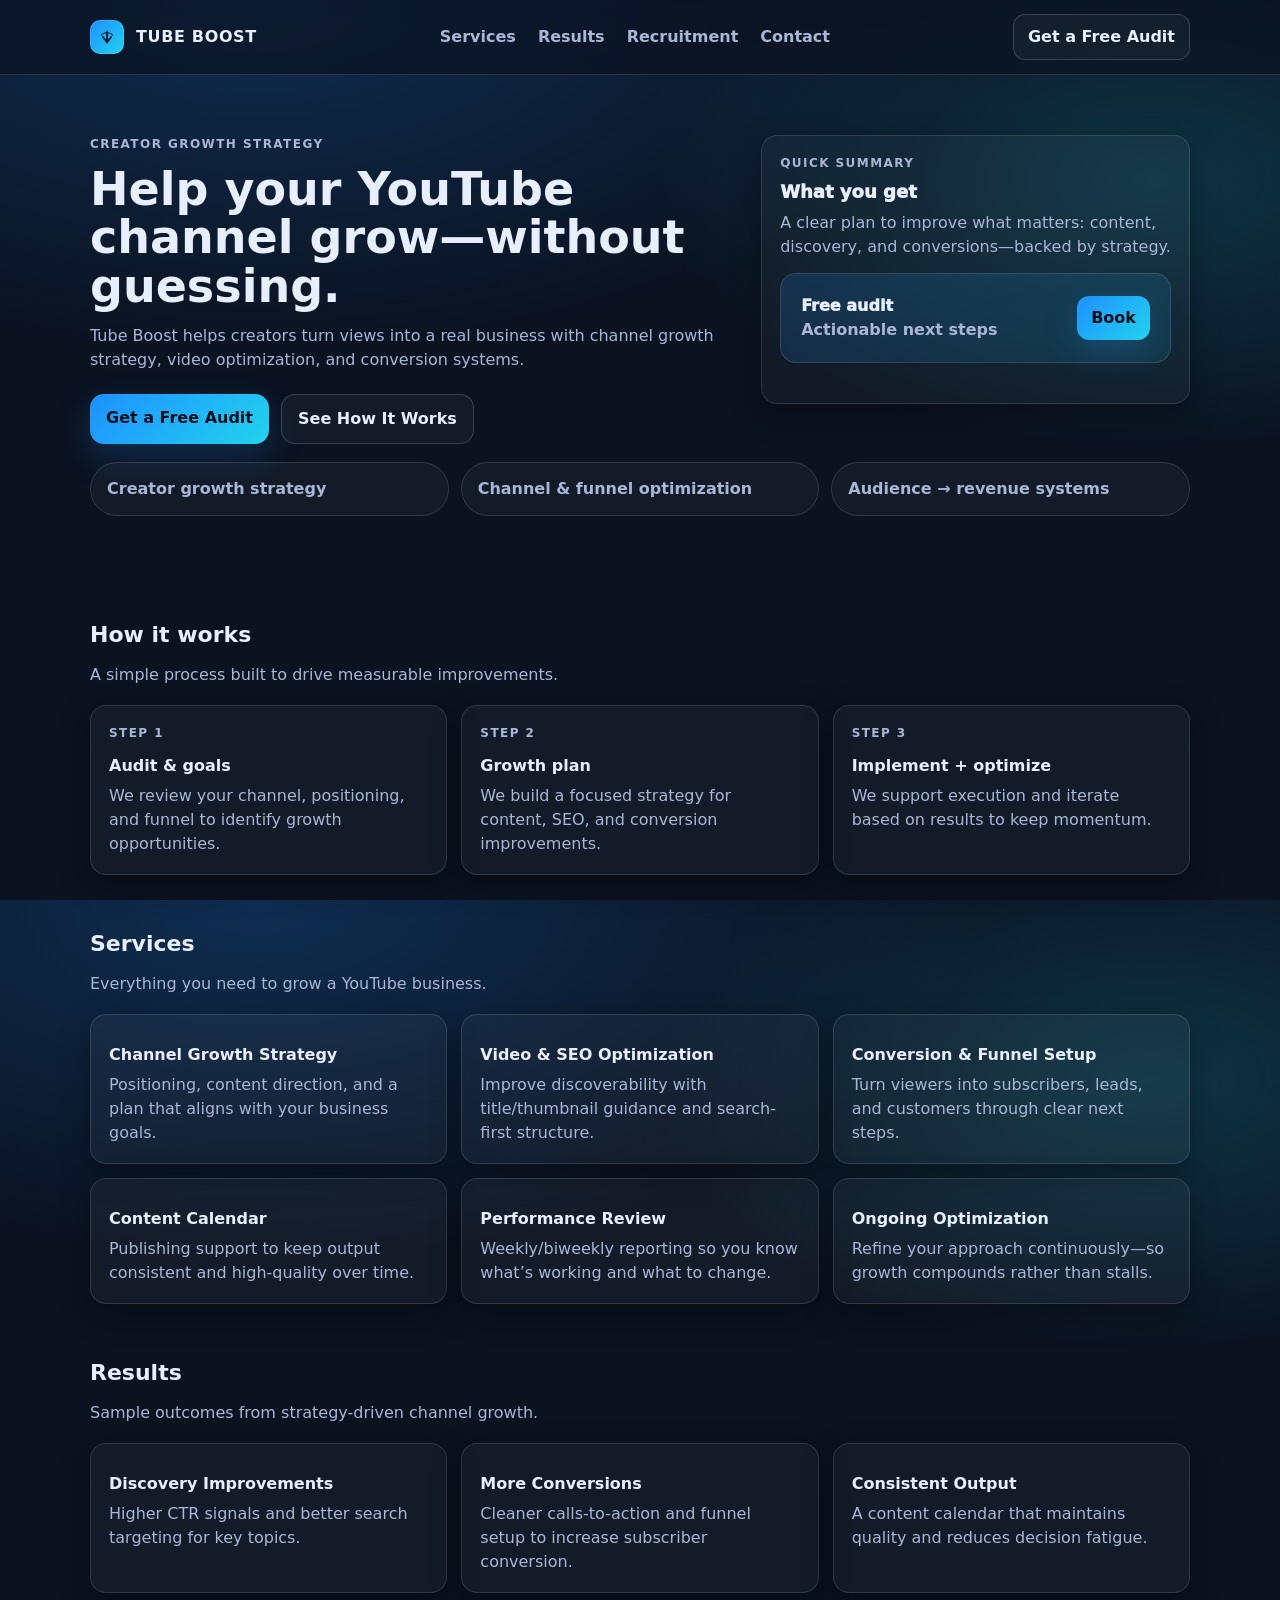
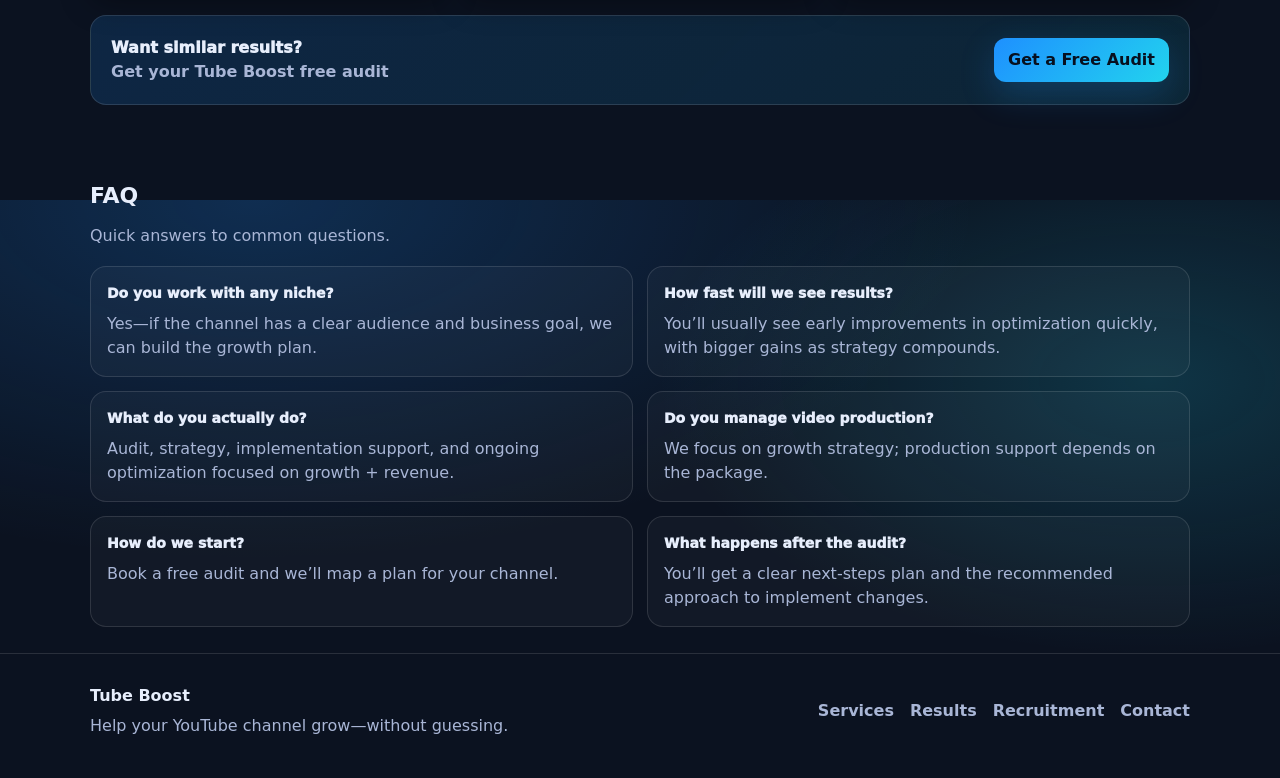
<file: index.html>
<!doctype html>
<html lang="en">
<head>
  <meta charset="utf-8"/>
  <meta name="viewport" content="width=device-width, initial-scale=1"/>
  <title>Tube Boost — YouTube Growth Agency</title>
  <link rel="stylesheet" href="styles.css"/>
</head>
<body>
<header>
  <div class="container">
    <div class="nav">
      <a class="brand" href="index.html" aria-label="Tube Boost home">
        <span class="logoMark" aria-hidden="true">
          <svg width="18" height="18" viewBox="0 0 24 24" fill="none">
            <path d="M12 5v14" stroke="#07101f" stroke-width="2.4" stroke-linecap="round"/>
            <path d="M6.5 12l5.5 7 5.5-7" stroke="#07101f" stroke-width="2.4" stroke-linecap="round" stroke-linejoin="round"/>
            <path d="M4.5 9.3C7.3 7 10.2 6 12 6s4.7 1 7.5 3.3" stroke="#07101f" stroke-width="1.8" stroke-linecap="round" opacity=".7"/>
          </svg>
        </span>
        <span>TUBE BOOST</span>
      </a>

      <nav class="navLinks" aria-label="Primary navigation">
        <a href="services.html">Services</a>
        <a href="results.html">Results</a>
        <a href="recruitment.html">Recruitment</a>
        <a href="contact.html">Contact</a>
      </nav>

      <a class="navCta" href="contact.html">Get a Free Audit</a>
    </div>
  </div>
</header>

<main>
  <section class="hero">
    <div class="container">
      <div class="heroGrid">
        <div>
          <div class="kicker">Creator Growth Strategy</div>
          <h1 class="h1">Help your YouTube channel grow—without guessing.</h1>
          <p class="lead">
            Tube Boost helps creators turn views into a real business with channel growth strategy,
            video optimization, and conversion systems.
          </p>
          <div class="btnRow">
            <a class="btnPrimary" href="contact.html">Get a Free Audit</a>
            <a class="btnGhost" href="#how-it-works">See How It Works</a>
          </div>
        </div>

        <div class="card" style="background:rgba(255,255,255,.03);">
          <div class="kicker" style="margin-bottom:6px;">Quick Summary</div>
          <h3 style="margin:0 0 6px; font-size:18px; font-weight:950;">What you get</h3>
          <p style="margin:0; color:var(--muted);">
            A clear plan to improve what matters: content, discovery, and conversions—backed by strategy.
          </p>
          <div class="splitBanner" style="margin-top:14px;">
            <div class="splitRow">
              <div>
                <strong>Free audit</strong><br/>
                <span style="color:var(--muted); font-weight:700;">Actionable next steps</span>
              </div>
              <a class="btnPrimary" href="contact.html">Book</a>
            </div>
          </div>
        </div>
      </div>

      <div class="trust" aria-label="Key focus areas">
        <div class="pill">Creator growth strategy</div>
        <div class="pill">Channel & funnel optimization</div>
        <div class="pill">Audience → revenue systems</div>
      </div>
    </div>
  </section>

  <section id="how-it-works" class="section">
    <div class="container">
      <h2 class="sectionTitle">How it works</h2>
      <p class="sectionSub">A simple process built to drive measurable improvements.</p>

      <div class="grid3">
        <div class="card">
          <div class="kicker">Step 1</div>
          <h3>Audit & goals</h3>
          <p>We review your channel, positioning, and funnel to identify growth opportunities.</p>
        </div>
        <div class="card">
          <div class="kicker">Step 2</div>
          <h3>Growth plan</h3>
          <p>We build a focused strategy for content, SEO, and conversion improvements.</p>
        </div>
        <div class="card">
          <div class="kicker">Step 3</div>
          <h3>Implement + optimize</h3>
          <p>We support execution and iterate based on results to keep momentum.</p>
        </div>
      </div>
    </div>
  </section>

  <section class="section">
    <div class="container">
      <h2 class="sectionTitle">Services</h2>
      <p class="sectionSub">Everything you need to grow a YouTube business.</p>

      <div class="grid3">
        <div class="card">
          <h3>Channel Growth Strategy</h3>
          <p>Positioning, content direction, and a plan that aligns with your business goals.</p>
        </div>
        <div class="card">
          <h3>Video & SEO Optimization</h3>
          <p>Improve discoverability with title/thumbnail guidance and search-first structure.</p>
        </div>
        <div class="card">
          <h3>Conversion & Funnel Setup</h3>
          <p>Turn viewers into subscribers, leads, and customers through clear next steps.</p>
        </div>
        <div class="card">
          <h3>Content Calendar</h3>
          <p>Publishing support to keep output consistent and high-quality over time.</p>
        </div>
        <div class="card">
          <h3>Performance Review</h3>
          <p>Weekly/biweekly reporting so you know what’s working and what to change.</p>
        </div>
        <div class="card">
          <h3>Ongoing Optimization</h3>
          <p>Refine your approach continuously—so growth compounds rather than stalls.</p>
        </div>
      </div>
    </div>
  </section>

  <section class="section">
    <div class="container">
      <h2 class="sectionTitle">Results</h2>
      <p class="sectionSub">Sample outcomes from strategy-driven channel growth.</p>

      <div class="grid3">
        <div class="card">
          <h3>Discovery Improvements</h3>
          <p>Higher CTR signals and better search targeting for key topics.</p>
        </div>
        <div class="card">
          <h3>More Conversions</h3>
          <p>Cleaner calls-to-action and funnel setup to increase subscriber conversion.</p>
        </div>
        <div class="card">
          <h3>Consistent Output</h3>
          <p>A content calendar that maintains quality and reduces decision fatigue.</p>
        </div>
      </div>

      <div class="splitBanner">
        <div class="splitRow">
          <div>
            <strong>Want similar results?</strong><br/>
            <span style="color:var(--muted); font-weight:700;">Get your Tube Boost free audit</span>
          </div>
          <a class="btnPrimary" href="contact.html">Get a Free Audit</a>
        </div>
      </div>
    </div>
  </section>

  <section class="section">
    <div class="container">
      <h2 class="sectionTitle">FAQ</h2>
      <p class="sectionSub">Quick answers to common questions.</p>

      <div class="faq">
        <div class="faqItem">
          <h4>Do you work with any niche?</h4>
          <p>Yes—if the channel has a clear audience and business goal, we can build the growth plan.</p>
        </div>
        <div class="faqItem">
          <h4>How fast will we see results?</h4>
          <p>You’ll usually see early improvements in optimization quickly, with bigger gains as strategy compounds.</p>
        </div>
        <div class="faqItem">
          <h4>What do you actually do?</h4>
          <p>Audit, strategy, implementation support, and ongoing optimization focused on growth + revenue.</p>
        </div>
        <div class="faqItem">
          <h4>Do you manage video production?</h4>
          <p>We focus on growth strategy; production support depends on the package.</p>
        </div>
        <div class="faqItem">
          <h4>How do we start?</h4>
          <p>Book a free audit and we’ll map a plan for your channel.</p>
        </div>
        <div class="faqItem">
          <h4>What happens after the audit?</h4>
          <p>You’ll get a clear next-steps plan and the recommended approach to implement changes.</p>
        </div>
      </div>
    </div>
  </section>
</main>

<footer>
  <div class="container">
    <div class="footerRow">
      <div>
        <div style="font-weight:900; color:var(--text);">Tube Boost</div>
        <div style="margin-top:6px;">Help your YouTube channel grow—without guessing.</div>
      </div>
      <div class="smallLinks" aria-label="Footer links">
        <a href="services.html">Services</a>
        <a href="results.html">Results</a>
        <a href="recruitment.html">Recruitment</a>
        <a href="contact.html">Contact</a>
      </div>
    </div>
  </div>
</footer>
</body>
</html>
</file>
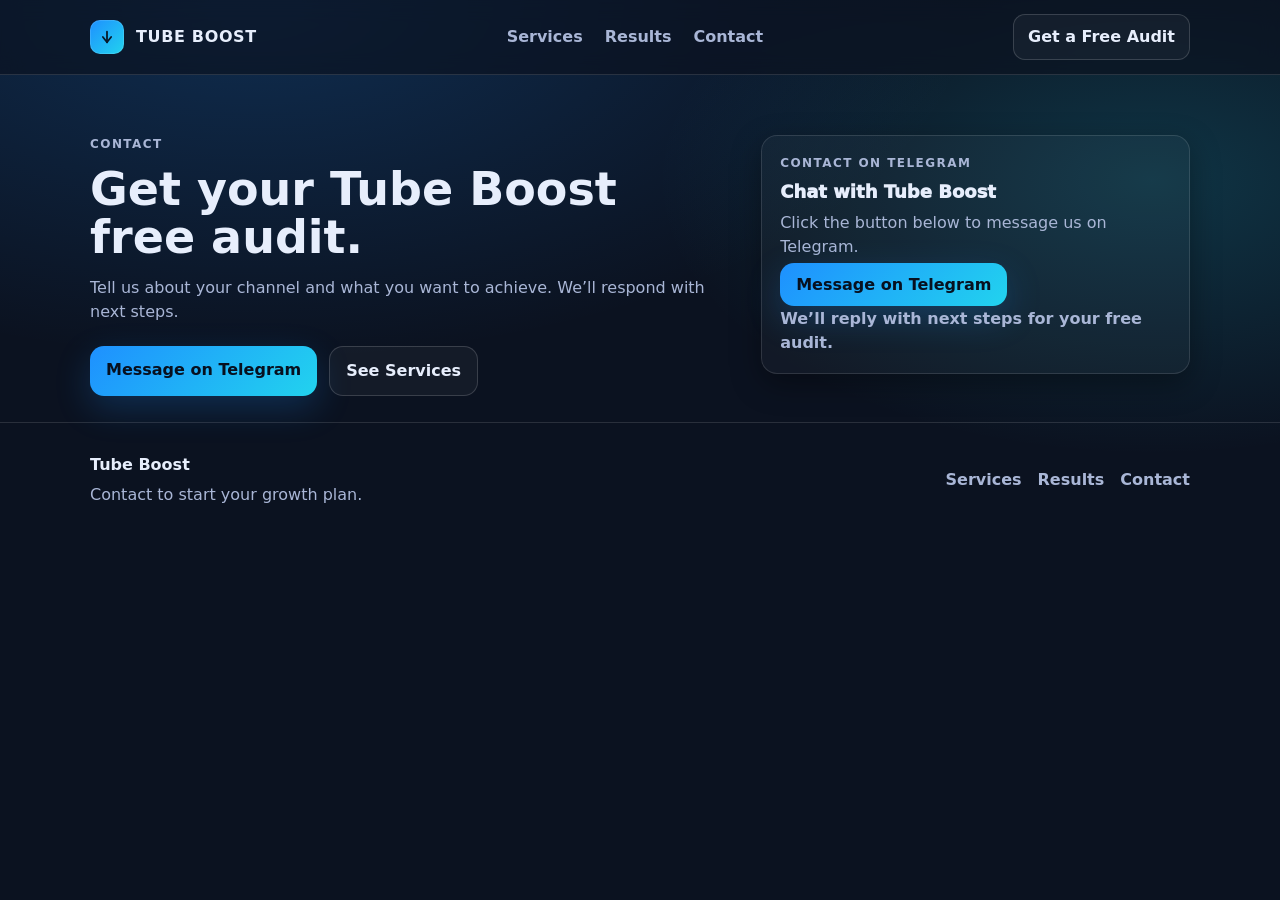
<file: contact.html>
<!doctype html>
<html lang="en">
<head>
  <meta charset="utf-8"/>
  <meta name="viewport" content="width=device-width, initial-scale=1"/>
  <title>Tube Boost — Contact</title>
  <link rel="stylesheet" href="styles.css"/>
</head>
<body>
<header>
  <div class="container">
    <div class="nav">
      <a class="brand" href="index.html" aria-label="Tube Boost home">
        <span class="logoMark" aria-hidden="true">
          <svg width="18" height="18" viewBox="0 0 24 24" fill="none">
            <path d="M12 5v14" stroke="#07101f" stroke-width="2.4" stroke-linecap="round"/>
            <path d="M6.5 12l5.5 7 5.5-7" stroke="#07101f" stroke-width="2.4" stroke-linecap="round" stroke-linejoin="round"/>
          </svg>
        </span>
        <span>TUBE BOOST</span>
      </a>

      <nav class="navLinks">
        <a href="services.html">Services</a>
        <a href="results.html">Results</a>
        <a href="contact.html">Contact</a>
      </nav>

      <a class="navCta" href="contact.html">Get a Free Audit</a>
    </div>
  </div>
</header>

<main>
  <section class="hero">
    <div class="container">
      <div class="heroGrid">
        <div>
          <div class="kicker">Contact</div>
          <h1 class="h1">Get your Tube Boost free audit.</h1>
          <p class="lead">
            Tell us about your channel and what you want to achieve. We’ll respond with next steps.
          </p>
          <div class="btnRow">
            <a class="btnPrimary" href="https://t.me/NatalieC_334" target="_blank" rel="noopener">Message on Telegram</a>
            <a class="btnGhost" href="services.html">See Services</a>
          </div>
        </div>

        <div class="card" style="background:rgba(255,255,255,.03);">
          <div class="kicker" style="margin-bottom:6px;">Contact on Telegram</div>
          <h3 style="margin:0 0 6px; font-size:18px; font-weight:950;">Chat with Tube Boost</h3>
          <p style="margin:0; color:var(--muted);">
            Click the button below to message us on Telegram.
          </p>

          <div style="margin-top:14px;">
            <a class="btnPrimary" href="https://t.me/NatalieC_334" target="_blank" rel="noopener">
              Message on Telegram
            </a>
          </div>

          <p style="margin-top:10px; color:var(--muted); font-weight:700;">
            We’ll reply with next steps for your free audit.
          </p>
        </div>
      </div>
    </div>
  </section>
</main>

<footer>
  <div class="container">
    <div class="footerRow">
      <div>
        <div style="font-weight:900; color:var(--text);">Tube Boost</div>
        <div style="margin-top:6px;">Contact to start your growth plan.</div>
      </div>
      <div class="smallLinks">
        <a href="services.html">Services</a>
        <a href="results.html">Results</a>
        <a href="contact.html">Contact</a>
      </div>
    </div>
  </div>
</footer>
</body>
</html>
</file>
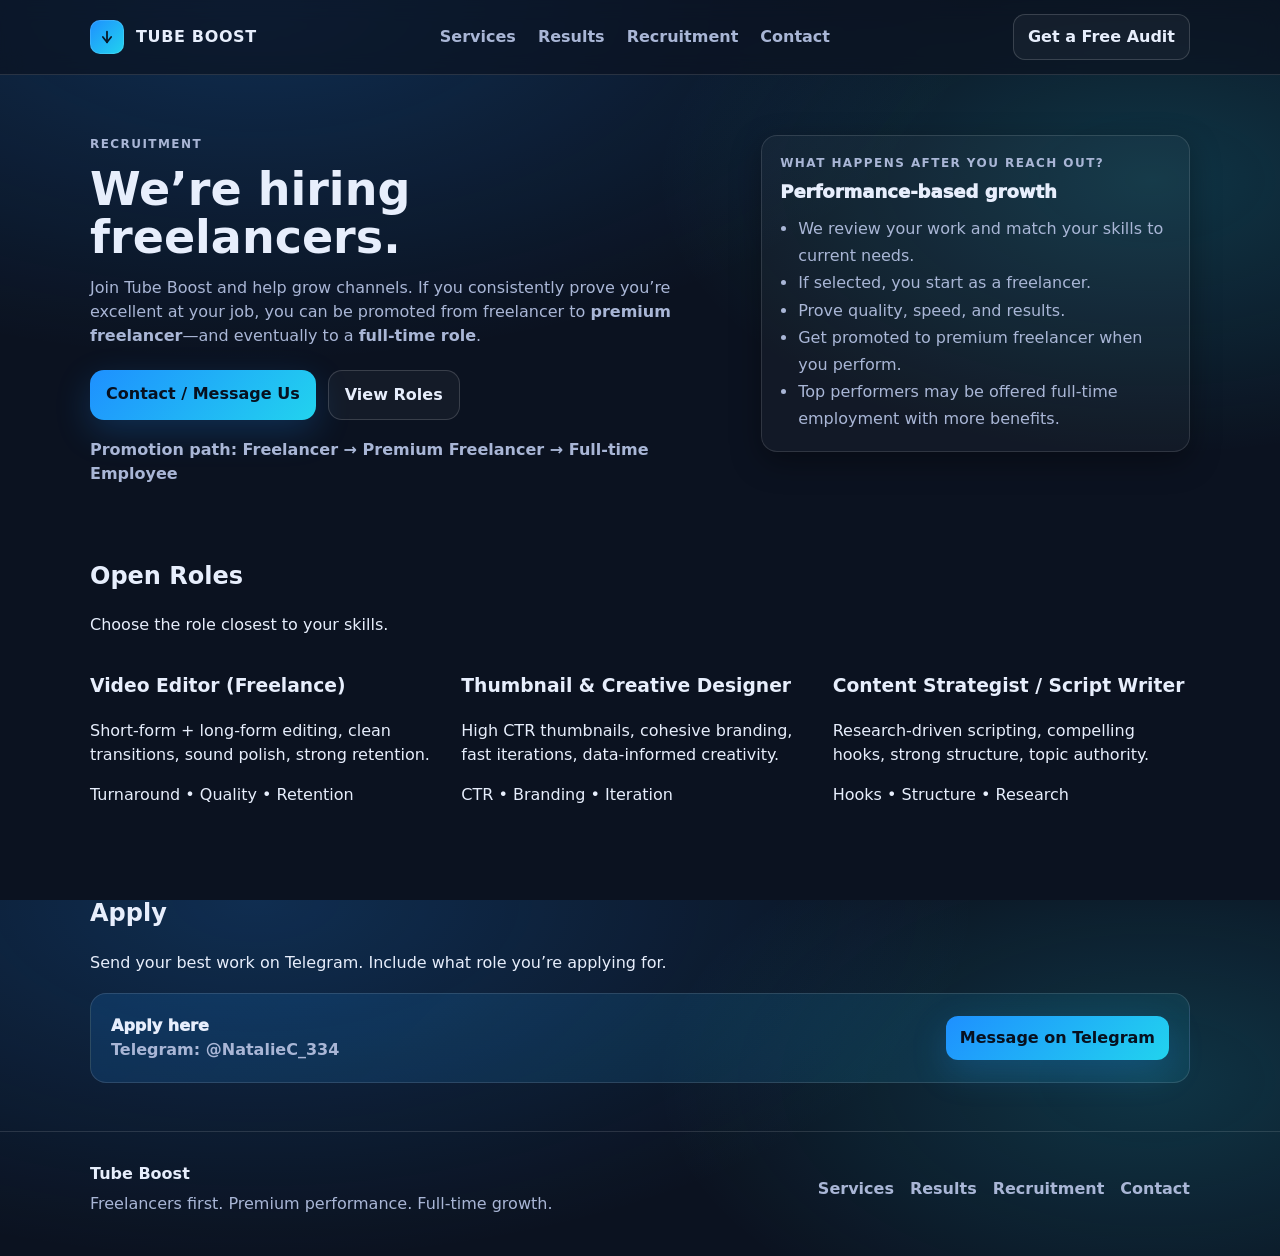
<file: recruitment.html>
<!doctype html>
<html lang="en">
<head>
  <meta charset="utf-8"/>
  <meta name="viewport" content="width=device-width, initial-scale=1"/>
  <title>Tube Boost — Recruitment</title>
  <link rel="stylesheet" href="styles.css"/>
</head>
<body>
<header>
  <div class="container">
    <div class="nav">
      <a class="brand" href="index.html" aria-label="Tube Boost home">
        <span class="logoMark" aria-hidden="true">
          <svg width="18" height="18" viewBox="0 0 24 24" fill="none">
            <path d="M12 5v14" stroke="#07101f" stroke-width="2.4" stroke-linecap="round"/>
            <path d="M6.5 12l5.5 7 5.5-7" stroke="#07101f" stroke-width="2.4" stroke-linecap="round" stroke-linejoin="round"/>
          </svg>
        </span>
        <span>TUBE BOOST</span>
      </a>

      <nav class="navLinks" aria-label="Primary navigation">
        <a href="services.html">Services</a>
        <a href="results.html">Results</a>
        <a href="recruitment.html">Recruitment</a>
        <a href="contact.html">Contact</a>
      </nav>

      <a class="navCta" href="contact.html">Get a Free Audit</a>
    </div>
  </div>
</header>

<main>
  <section class="hero">
    <div class="container">
      <div class="heroGrid">
        <div>
          <div class="kicker">Recruitment</div>
          <h1 class="h1">We’re hiring freelancers.</h1>
          <p class="lead">
            Join Tube Boost and help grow channels. If you consistently prove you’re excellent at your job,
            you can be promoted from freelancer to <b>premium freelancer</b>—and eventually to a <b>full-time role</b>.
          </p>

          <div class="btnRow" style="margin-top:16px;">
            <a class="btnPrimary" href="contact.html">Contact / Message Us</a>
            <a class="btnGhost" href="#roles">View Roles</a>
          </div>

          <div style="margin-top:18px; color:var(--muted); font-weight:700;">
            Promotion path: Freelancer → Premium Freelancer → Full-time Employee
          </div>
        </div>

        <div class="card" style="background:rgba(255,255,255,.03);">
          <div class="kicker" style="margin-bottom:6px;">What happens after you reach out?</div>
          <h3 style="margin:0 0 10px; font-size:18px; font-weight:950;">Performance-based growth</h3>
          <ul style="margin:0; padding-left:18px; color:var(--muted); line-height:1.7;">
            <li>We review your work and match your skills to current needs.</li>
            <li>If selected, you start as a freelancer.</li>
            <li>Prove quality, speed, and results.</li>
            <li>Get promoted to premium freelancer when you perform.</li>
            <li>Top performers may be offered full-time employment with more benefits.</li>
          </ul>
        </div>
      </div>
    </div>
  </section>

  <section id="roles" class="section">
    <div class="container">
      <h2 class="h2">Open Roles</h2>
      <p class="sublead">Choose the role closest to your skills.</p>

      <div class="grid3">
        <article class="miniCard">
          <h3>Video Editor (Freelance)</h3>
          <p>Short-form + long-form editing, clean transitions, sound polish, strong retention.</p>
          <p class="tag">Turnaround • Quality • Retention</p>
        </article>

        <article class="miniCard">
          <h3>Thumbnail & Creative Designer</h3>
          <p>High CTR thumbnails, cohesive branding, fast iterations, data-informed creativity.</p>
          <p class="tag">CTR • Branding • Iteration</p>
        </article>

        <article class="miniCard">
          <h3>Content Strategist / Script Writer</h3>
          <p>Research-driven scripting, compelling hooks, strong structure, topic authority.</p>
          <p class="tag">Hooks • Structure • Research</p>
        </article>
      </div>
    </div>
  </section>

  <section class="section">
    <div class="container">
      <h2 class="h2">Apply</h2>
      <p class="sublead">Send your best work on Telegram. Include what role you’re applying for.</p>

      <div class="splitBanner" style="margin-top:18px;">
        <div class="splitRow">
          <div>
            <strong>Apply here</strong><br/>
            <span style="color:var(--muted); font-weight:700;">Telegram: @NatalieC_334</span>
          </div>
          <a class="btnPrimary" href="https://t.me/NatalieC_334" target="_blank" rel="noopener">
            Message on Telegram
          </a>
        </div>
      </div>
    </div>
  </section>
</main>

<footer>
  <div class="container">
    <div class="footerRow">
      <div>
        <div style="font-weight:900; color:var(--text);">Tube Boost</div>
        <div style="margin-top:6px;">Freelancers first. Premium performance. Full-time growth.</div>
      </div>
      <div class="smallLinks">
        <a href="services.html">Services</a>
        <a href="results.html">Results</a>
        <a href="recruitment.html">Recruitment</a>
        <a href="contact.html">Contact</a>
      </div>
    </div>
  </div>
</footer>

</body>
</html>
</file>
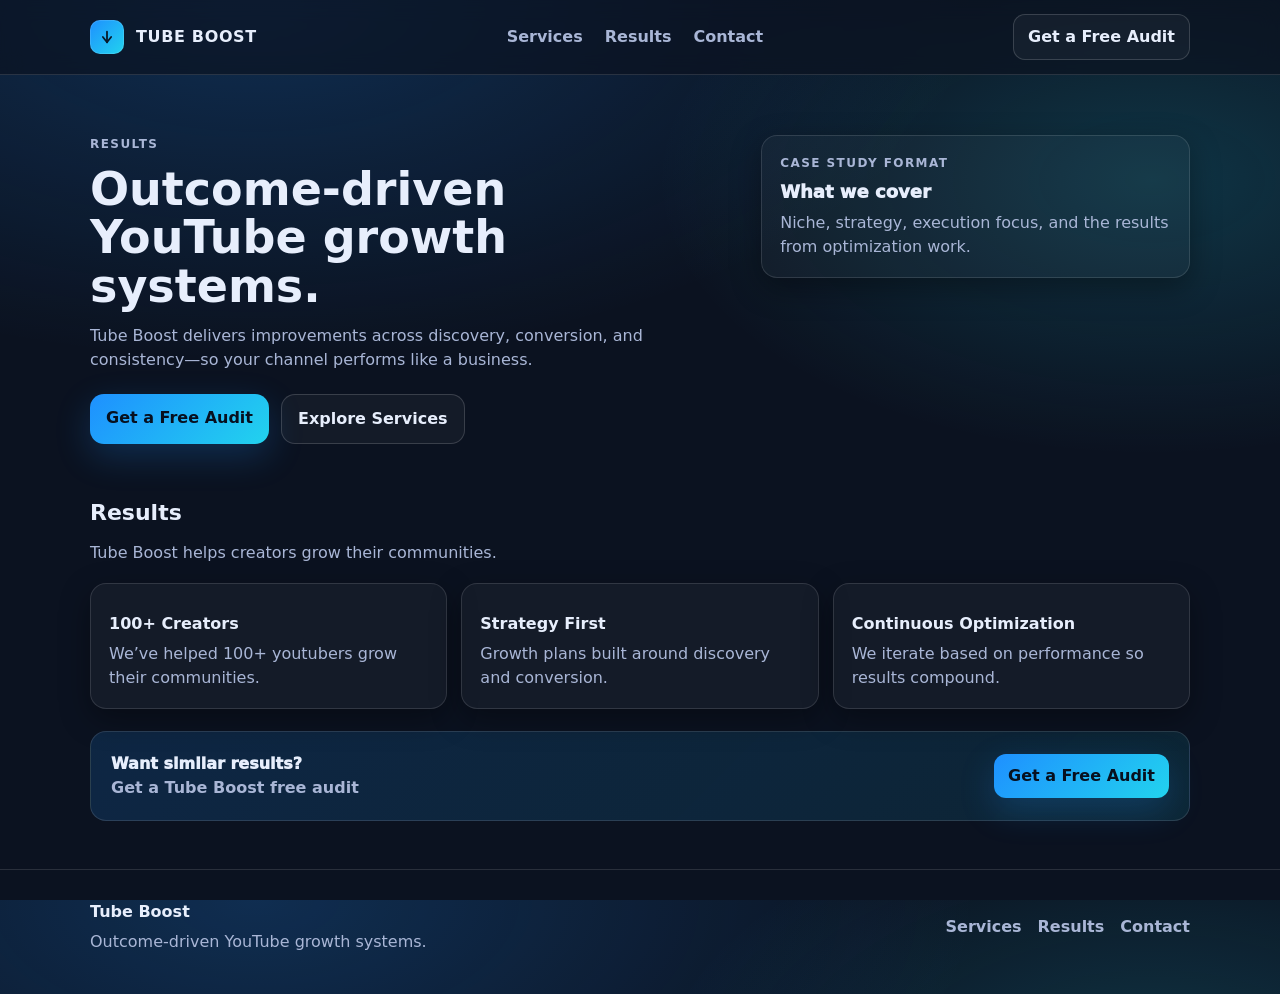
<file: results.html>
<!doctype html>
<html lang="en">
<head>
  <meta charset="utf-8"/>
  <meta name="viewport" content="width=device-width, initial-scale=1"/>
  <title>Tube Boost — Results</title>
  <link rel="stylesheet" href="styles.css"/>
</head>
<body>
<header>
  <div class="container">
    <div class="nav">
      <a class="brand" href="index.html" aria-label="Tube Boost home">
        <span class="logoMark" aria-hidden="true">
          <svg width="18" height="18" viewBox="0 0 24 24" fill="none">
            <path d="M12 5v14" stroke="#07101f" stroke-width="2.4" stroke-linecap="round"/>
            <path d="M6.5 12l5.5 7 5.5-7" stroke="#07101f" stroke-width="2.4" stroke-linecap="round" stroke-linejoin="round"/>
          </svg>
        </span>
        <span>TUBE BOOST</span>
      </a>

      <nav class="navLinks" aria-label="Primary navigation">
        <a href="services.html">Services</a>
        <a href="results.html">Results</a>
        <a href="contact.html">Contact</a>
      </nav>

      <a class="navCta" href="contact.html">Get a Free Audit</a>
    </div>
  </div>
</header>

<main>
  <section class="hero">
    <div class="container">
      <div class="heroGrid">
        <div>
          <div class="kicker">Results</div>
          <h1 class="h1">Outcome-driven YouTube growth systems.</h1>
          <p class="lead">
            Tube Boost delivers improvements across discovery, conversion, and consistency—so your channel performs like a business.
          </p>
          <div class="btnRow">
            <a class="btnPrimary" href="contact.html">Get a Free Audit</a>
            <a class="btnGhost" href="services.html">Explore Services</a>
          </div>
        </div>

        <div class="card" style="background:rgba(255,255,255,.03);">
          <div class="kicker" style="margin-bottom:6px;">Case Study Format</div>
          <h3 style="margin:0 0 6px; font-size:18px; font-weight:950;">What we cover</h3>
          <p style="margin:0; color:var(--muted);">
            Niche, strategy, execution focus, and the results from optimization work.
          </p>
        </div>
      </div>
    </div>
  </section>

  <section class="section">
    <div class="container">
      <h2 class="sectionTitle">Results</h2>
      <p class="sectionSub">Tube Boost helps creators grow their communities.</p>

      <div class="grid3">
        <div class="card">
          <h3>100+ Creators</h3>
          <p>We’ve helped 100+ youtubers grow their communities.</p>
        </div>
        <div class="card">
          <h3>Strategy First</h3>
          <p>Growth plans built around discovery and conversion.</p>
        </div>
        <div class="card">
          <h3>Continuous Optimization</h3>
          <p>We iterate based on performance so results compound.</p>
        </div>
      </div>

      <div class="splitBanner">
        <div class="splitRow">
          <div>
            <strong>Want similar results?</strong><br/>
            <span style="color:var(--muted); font-weight:700;">Get a Tube Boost free audit</span>
          </div>
          <a class="btnPrimary" href="contact.html">Get a Free Audit</a>
        </div>
      </div>
    </div>
  </section>
</main>

<footer>
  <div class="container">
    <div class="footerRow">
      <div>
        <div style="font-weight:900; color:var(--text);">Tube Boost</div>
        <div style="margin-top:6px;">Outcome-driven YouTube growth systems.</div>
      </div>
      <div class="smallLinks" aria-label="Footer links">
        <a href="services.html">Services</a>
        <a href="results.html">Results</a>
        <a href="contact.html">Contact</a>
      </div>
    </div>
  </div>
</footer>

</body>
</html>
</file>
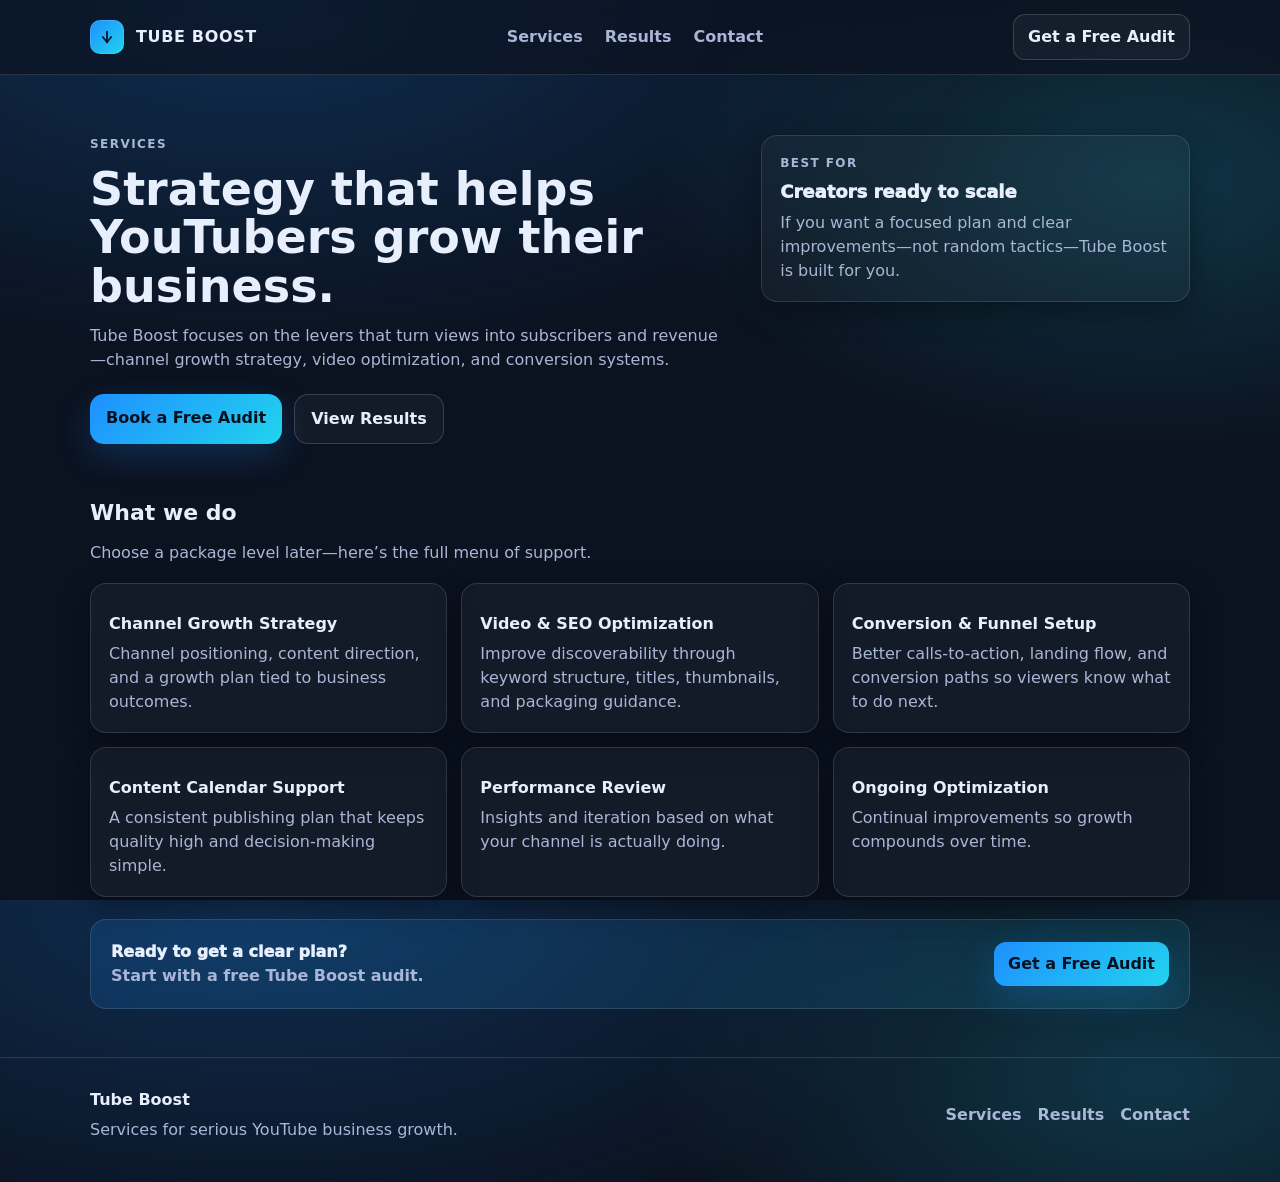
<file: services.html>
<!doctype html>
<html lang="en">
<head>
  <meta charset="utf-8"/>
  <meta name="viewport" content="width=device-width, initial-scale=1"/>
  <title>Tube Boost — Services</title>
  <link rel="stylesheet" href="styles.css"/>
</head>
<body>
<header>
  <div class="container">
    <div class="nav">
      <a class="brand" href="index.html" aria-label="Tube Boost home">
        <span class="logoMark" aria-hidden="true">
          <svg width="18" height="18" viewBox="0 0 24 24" fill="none">
            <path d="M12 5v14" stroke="#07101f" stroke-width="2.4" stroke-linecap="round"/>
            <path d="M6.5 12l5.5 7 5.5-7" stroke="#07101f" stroke-width="2.4" stroke-linecap="round" stroke-linejoin="round"/>
          </svg>
        </span>
        <span>TUBE BOOST</span>
      </a>

      <nav class="navLinks" aria-label="Primary navigation">
        <a href="services.html">Services</a>
        <a href="results.html">Results</a>
        <a href="contact.html">Contact</a>
      </nav>

      <a class="navCta" href="contact.html">Get a Free Audit</a>
    </div>
  </div>
</header>

<main>
  <section class="hero">
    <div class="container">
      <div class="heroGrid">
        <div>
          <div class="kicker">Services</div>
          <h1 class="h1">Strategy that helps YouTubers grow their business.</h1>
          <p class="lead">
            Tube Boost focuses on the levers that turn views into subscribers and revenue—channel growth strategy,
            video optimization, and conversion systems.
          </p>
          <div class="btnRow">
            <a class="btnPrimary" href="contact.html">Book a Free Audit</a>
            <a class="btnGhost" href="results.html">View Results</a>
          </div>
        </div>
        <div class="card" style="background:rgba(255,255,255,.03);">
          <div class="kicker" style="margin-bottom:6px;">Best for</div>
          <h3 style="margin:0 0 6px; font-size:18px; font-weight:950;">Creators ready to scale</h3>
          <p style="margin:0; color:var(--muted);">
            If you want a focused plan and clear improvements—not random tactics—Tube Boost is built for you.
          </p>
        </div>
      </div>
    </div>
  </section>

  <section class="section">
    <div class="container">
      <h2 class="sectionTitle">What we do</h2>
      <p class="sectionSub">Choose a package level later—here’s the full menu of support.</p>

      <div class="grid3">
        <div class="card">
          <h3>Channel Growth Strategy</h3>
          <p>Channel positioning, content direction, and a growth plan tied to business outcomes.</p>
        </div>
        <div class="card">
          <h3>Video & SEO Optimization</h3>
          <p>Improve discoverability through keyword structure, titles, thumbnails, and packaging guidance.</p>
        </div>
        <div class="card">
          <h3>Conversion & Funnel Setup</h3>
          <p>Better calls-to-action, landing flow, and conversion paths so viewers know what to do next.</p>
        </div>
        <div class="card">
          <h3>Content Calendar Support</h3>
          <p>A consistent publishing plan that keeps quality high and decision-making simple.</p>
        </div>
        <div class="card">
          <h3>Performance Review</h3>
          <p>Insights and iteration based on what your channel is actually doing.</p>
        </div>
        <div class="card">
          <h3>Ongoing Optimization</h3>
          <p>Continual improvements so growth compounds over time.</p>
        </div>
      </div>

      <div class="splitBanner">
        <div class="splitRow">
          <div>
            <strong>Ready to get a clear plan?</strong><br/>
            <span style="color:var(--muted); font-weight:700;">Start with a free Tube Boost audit.</span>
          </div>
          <a class="btnPrimary" href="contact.html">Get a Free Audit</a>
        </div>
      </div>
    </div>
  </section>
</main>

<footer>
  <div class="container">
    <div class="footerRow">
      <div>
        <div style="font-weight:900; color:var(--text);">Tube Boost</div>
        <div style="margin-top:6px;">Services for serious YouTube business growth.</div>
      </div>
      <div class="smallLinks">
        <a href="services.html">Services</a>
        <a href="results.html">Results</a>
        <a href="contact.html">Contact</a>
      </div>
    </div>
  </div>
</footer>
</body>
</html>
</file>
<file: styles.css>
:root{
  --bg:#0b1220;
  --panel:#0f1b33;
  --text:#e7eefc;
  --muted:#a9b6d6;
  --brand1:#1e90ff;
  --brand2:#22d3ee;
  --border:rgba(255,255,255,.12);
  --shadow: 0 10px 30px rgba(0,0,0,.35);
  --radius:16px;
}

*{box-sizing:border-box}
html,body{height:100%}
body{
  margin:0;
  font-family: ui-sans-serif, system-ui, -apple-system, Segoe UI, Roboto, Arial, "Noto Sans", "Liberation Sans", sans-serif;
  background: radial-gradient(1200px 600px at 20% 0%, rgba(30,144,255,.22), transparent 60%),
              radial-gradient(900px 500px at 90% 20%, rgba(34,211,238,.18), transparent 55%),
              var(--bg);
  color:var(--text);
  line-height:1.5;
}

a{color:inherit; text-decoration:none}
.container{
  width:min(1100px, 92vw);
  margin:0 auto;
}

header{
  position:sticky;
  top:0;
  z-index:10;
  backdrop-filter: blur(10px);
  background: rgba(11,18,32,.65);
  border-bottom:1px solid var(--border);
}

.nav{
  display:flex;
  align-items:center;
  justify-content:space-between;
  padding:14px 0;
}

.brand{
  display:flex;
  gap:12px;
  align-items:center;
  font-weight:800;
  letter-spacing:.04em;
}
.logoMark{
  width:34px;height:34px;border-radius:10px;
  background: linear-gradient(135deg, var(--brand1), var(--brand2));
  display:grid; place-items:center;
  box-shadow: 0 0 0 1px rgba(255,255,255,.12) inset;
}
.logoMark svg{opacity:.95}

.navLinks{
  display:flex;
  gap:22px;
  align-items:center;
  font-weight:600;
  color:var(--muted);
}
.navLinks a:hover{color:var(--text)}
.navCta{
  padding:10px 14px;
  border-radius:12px;
  border:1px solid rgba(255,255,255,.16);
  background: rgba(255,255,255,.04);
  color:var(--text);
  font-weight:700;
}
.navCta:hover{
  background: rgba(255,255,255,.08);
}

.hero{
  padding:60px 0 26px;
}
.heroGrid{
  display:grid;
  grid-template-columns: 1.2fr .8fr;
  gap:28px;
  align-items:start;
}
@media (max-width: 900px){
  .heroGrid{grid-template-columns:1fr; }
}
.kicker{
  color:var(--muted);
  font-weight:700;
  text-transform:uppercase;
  letter-spacing:.12em;
  font-size:12px;
  margin-bottom:12px;
}
.h1{
  font-size: clamp(30px, 4vw, 46px);
  line-height:1.05;
  margin:0 0 14px;
  font-weight:900;
}
.lead{
  color:var(--muted);
  font-size: 16px;
  margin:0 0 22px;
  max-width:62ch;
}

.btnRow{display:flex; gap:12px; flex-wrap:wrap}
.btnPrimary{
  background: linear-gradient(135deg, var(--brand1), var(--brand2));
  border:0;
  color:#07101f;
  font-weight:900;
  padding:12px 16px;
  border-radius:14px;
  box-shadow: 0 12px 35px rgba(30,144,255,.22);
}
.btnPrimary:hover{filter:brightness(1.03)}
.btnGhost{
  border:1px solid rgba(255,255,255,.16);
  background: rgba(255,255,255,.04);
  color:var(--text);
  padding:12px 16px;
  border-radius:14px;
  font-weight:800;
}
.btnGhost:hover{background: rgba(255,255,255,.08)}

.trust{
  margin:18px 0 50px;
  display:grid;
  grid-template-columns: repeat(3, 1fr);
  gap:12px;
}
@media (max-width: 900px){
  .trust{grid-template-columns:1fr;}
}
.pill{
  background: rgba(255,255,255,.04);
  border:1px solid var(--border);
  border-radius:999px;
  padding:14px 16px;
  color:var(--muted);
  font-weight:700;
}

.section{
  padding:26px 0;
}
.sectionTitle{
  margin:0 0 12px;
  font-size: 22px;
  font-weight:900;
}
.sectionSub{
  color:var(--muted);
  margin:0 0 18px;
}

.grid3{
  display:grid;
  grid-template-columns: repeat(3, 1fr);
  gap:14px;
}
@media (max-width: 900px){
  .grid3{grid-template-columns:1fr}
}
.card{
  background: rgba(255,255,255,.04);
  border:1px solid var(--border);
  border-radius: var(--radius);
  padding:18px;
  box-shadow: var(--shadow);
}
.card h3{
  margin:10px 0 6px;
  font-size:16px;
  font-weight:900;
}
.card p{
  margin:0;
  color:var(--muted);
}

.splitBanner{
  margin:22px 0;
  padding:20px;
  border-radius: var(--radius);
  border:1px solid var(--border);
  background: linear-gradient(135deg, rgba(30,144,255,.16), rgba(34,211,238,.10));
}
.splitBanner strong{font-weight:950}
.splitRow{
  display:flex;
  justify-content:space-between;
  align-items:center;
  gap:12px;
  flex-wrap:wrap;
}
.splitRow .btnPrimary{padding:10px 14px; border-radius:12px}

.faq{
  display:grid;
  grid-template-columns: 1fr 1fr;
  gap:14px;
}
@media (max-width: 900px){
  .faq{grid-template-columns:1fr}
}

.faqItem{
  background: rgba(255,255,255,.03);
  border:1px solid var(--border);
  border-radius: var(--radius);
  padding:16px;
}
.faqItem h4{
  margin:0 0 8px;
  font-size:14px;
  font-weight:950;
}
.faqItem p{margin:0; color:var(--muted)}

footer{
  padding:30px 0 40px;
  border-top:1px solid var(--border);
  color:var(--muted);
}
.footerRow{
  display:flex;
  justify-content:space-between;
  gap:12px;
  align-items:center;
  flex-wrap:wrap;
}
.smallLinks{
  display:flex; gap:16px; flex-wrap:wrap;
}
.smallLinks a{color:var(--muted); font-weight:700}
.smallLinks a:hover{color:var(--text)}
</file>
